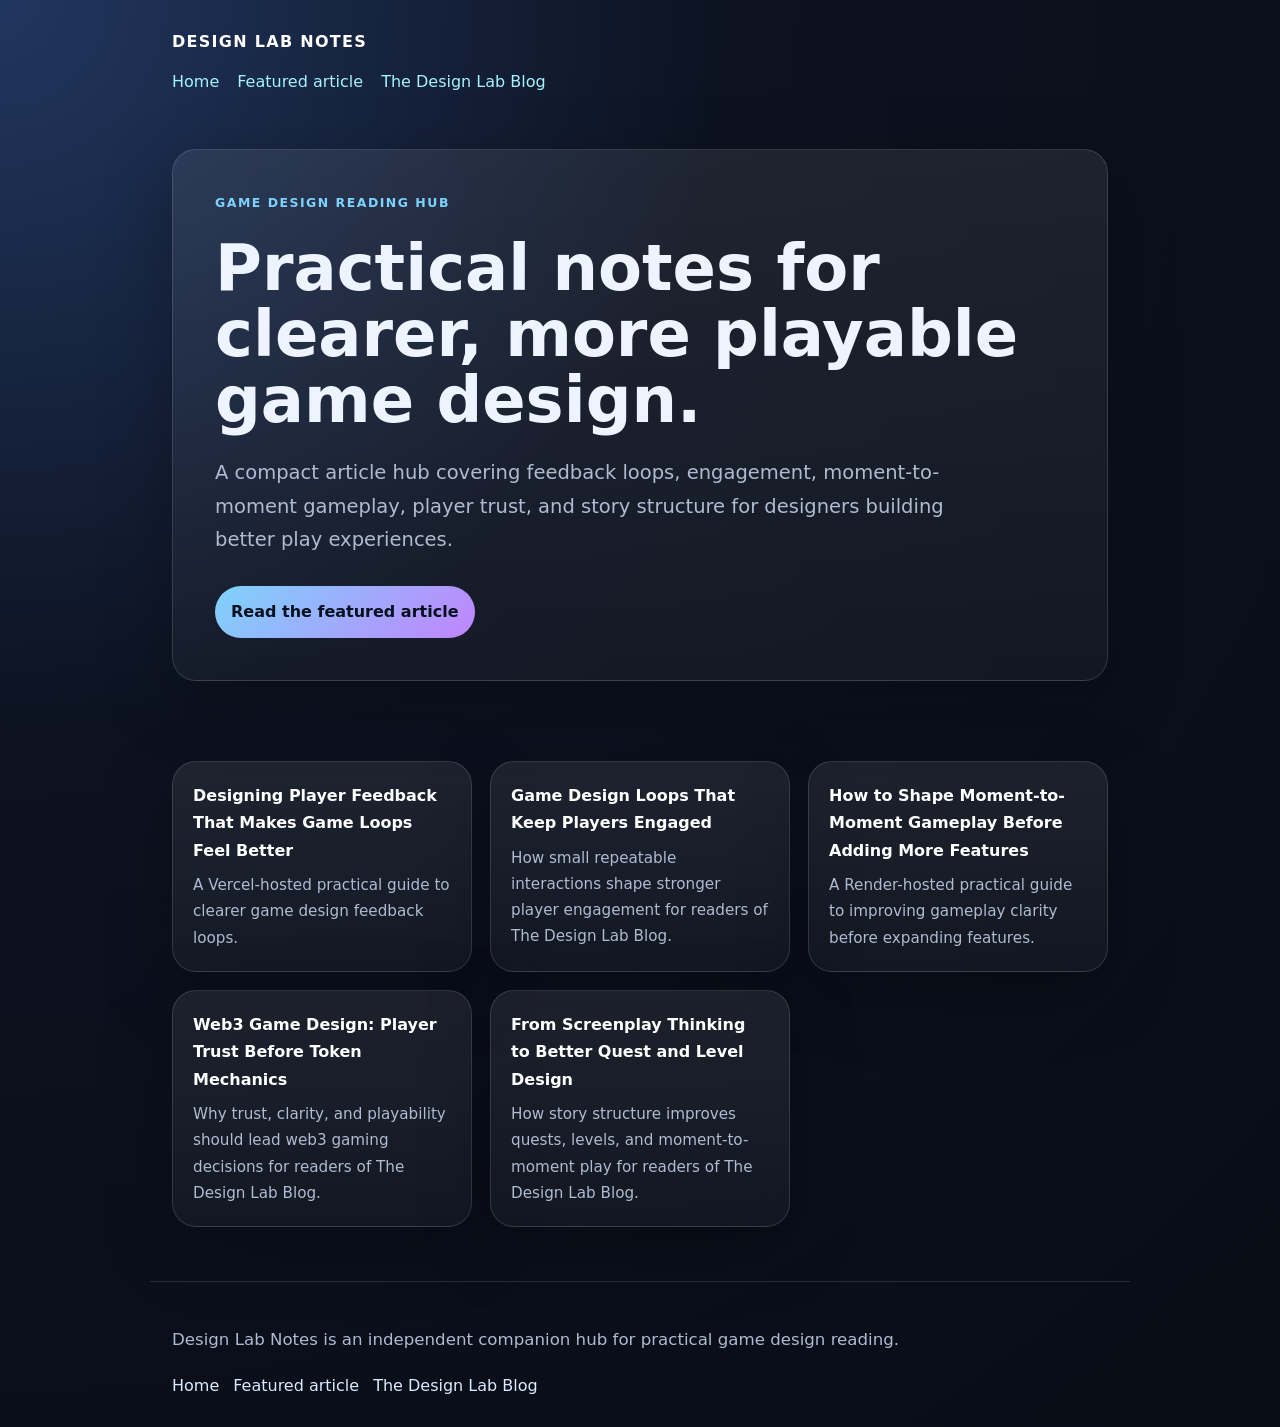
<file: index.html>
<!DOCTYPE html>
<html lang="en"><head><meta charset="utf-8"/><meta content="width=device-width,initial-scale=1" name="viewport"/><title>Design Lab Notes | Practical Game Design Articles</title><meta content="A small collection of practical game design notes on feedback loops, player trust, gameplay clarity, and storytelling." name="description"/><meta content="index,follow,max-image-preview:large" name="robots"/><link href="https://designlab-r.onrender.com/" rel="canonical"/><meta content="Design Lab Notes" property="og:title"/><meta content="Practical game design articles and companion notes." property="og:description"/><meta content="https://designlab-r.onrender.com/assets/hero.webp" property="og:image"/><meta content="summary_large_image" name="twitter:card"/><link href="/assets/site.css" rel="stylesheet"/></head><body><header class="site-header"><div class="brand">Design Lab Notes</div><nav class="nav"><a href="/">Home</a><a href="https://designlab-r.onrender.com/articles/moment-to-moment-gameplay/">Featured article</a><a href="https://thedesignlab.blog/">The Design Lab Blog</a></nav></header><main><section class="hero"><div class="hero-card"><div class="eyebrow">Game design reading hub</div><h1>Practical notes for clearer, more playable game design.</h1><p class="dek">A compact article hub covering feedback loops, engagement, moment-to-moment gameplay, player trust, and story structure for designers building better play experiences.</p><a class="button" href="https://designlab-r.onrender.com/articles/moment-to-moment-gameplay/">Read the featured article</a></div></section><section class="home-grid"><a class="article-card" href="https://designlab-v.vercel.app/articles/player-feedback-game-loops/"><strong>Designing Player Feedback That Makes Game Loops Feel Better</strong><span>A Vercel-hosted practical guide to clearer game design feedback loops.</span></a><a class="article-card" href="https://designlab-n.netlify.app/articles/game-design-loops-player-engagement/"><strong>Game Design Loops That Keep Players Engaged</strong><span>How small repeatable interactions shape stronger player engagement for readers of The Design Lab Blog.</span></a><a class="article-card" href="https://designlab-r.onrender.com/articles/moment-to-moment-gameplay/"><strong>How to Shape Moment-to-Moment Gameplay Before Adding More Features</strong><span>A Render-hosted practical guide to improving gameplay clarity before expanding features.</span></a><a class="article-card" href="https://designlab-s.surge.sh/articles/web3-game-design-player-trust/"><strong>Web3 Game Design: Player Trust Before Token Mechanics</strong><span>Why trust, clarity, and playability should lead web3 gaming decisions for readers of The Design Lab Blog.</span></a><a class="article-card" href="https://interlink-static.netlify.app/sites/github-pages/designlab-game-design/storytelling-quest-level-design/"><strong>From Screenplay Thinking to Better Quest and Level Design</strong><span>How story structure improves quests, levels, and moment-to-moment play for readers of The Design Lab Blog.</span></a></section></main><footer class="site-footer"><p>Design Lab Notes is an independent companion hub for practical game design reading.</p><div class="footer-links"><a href="/">Home</a><a href="https://designlab-r.onrender.com/articles/moment-to-moment-gameplay/">Featured article</a><a href="https://thedesignlab.blog/">The Design Lab Blog</a></div></footer></body></html>
</file>
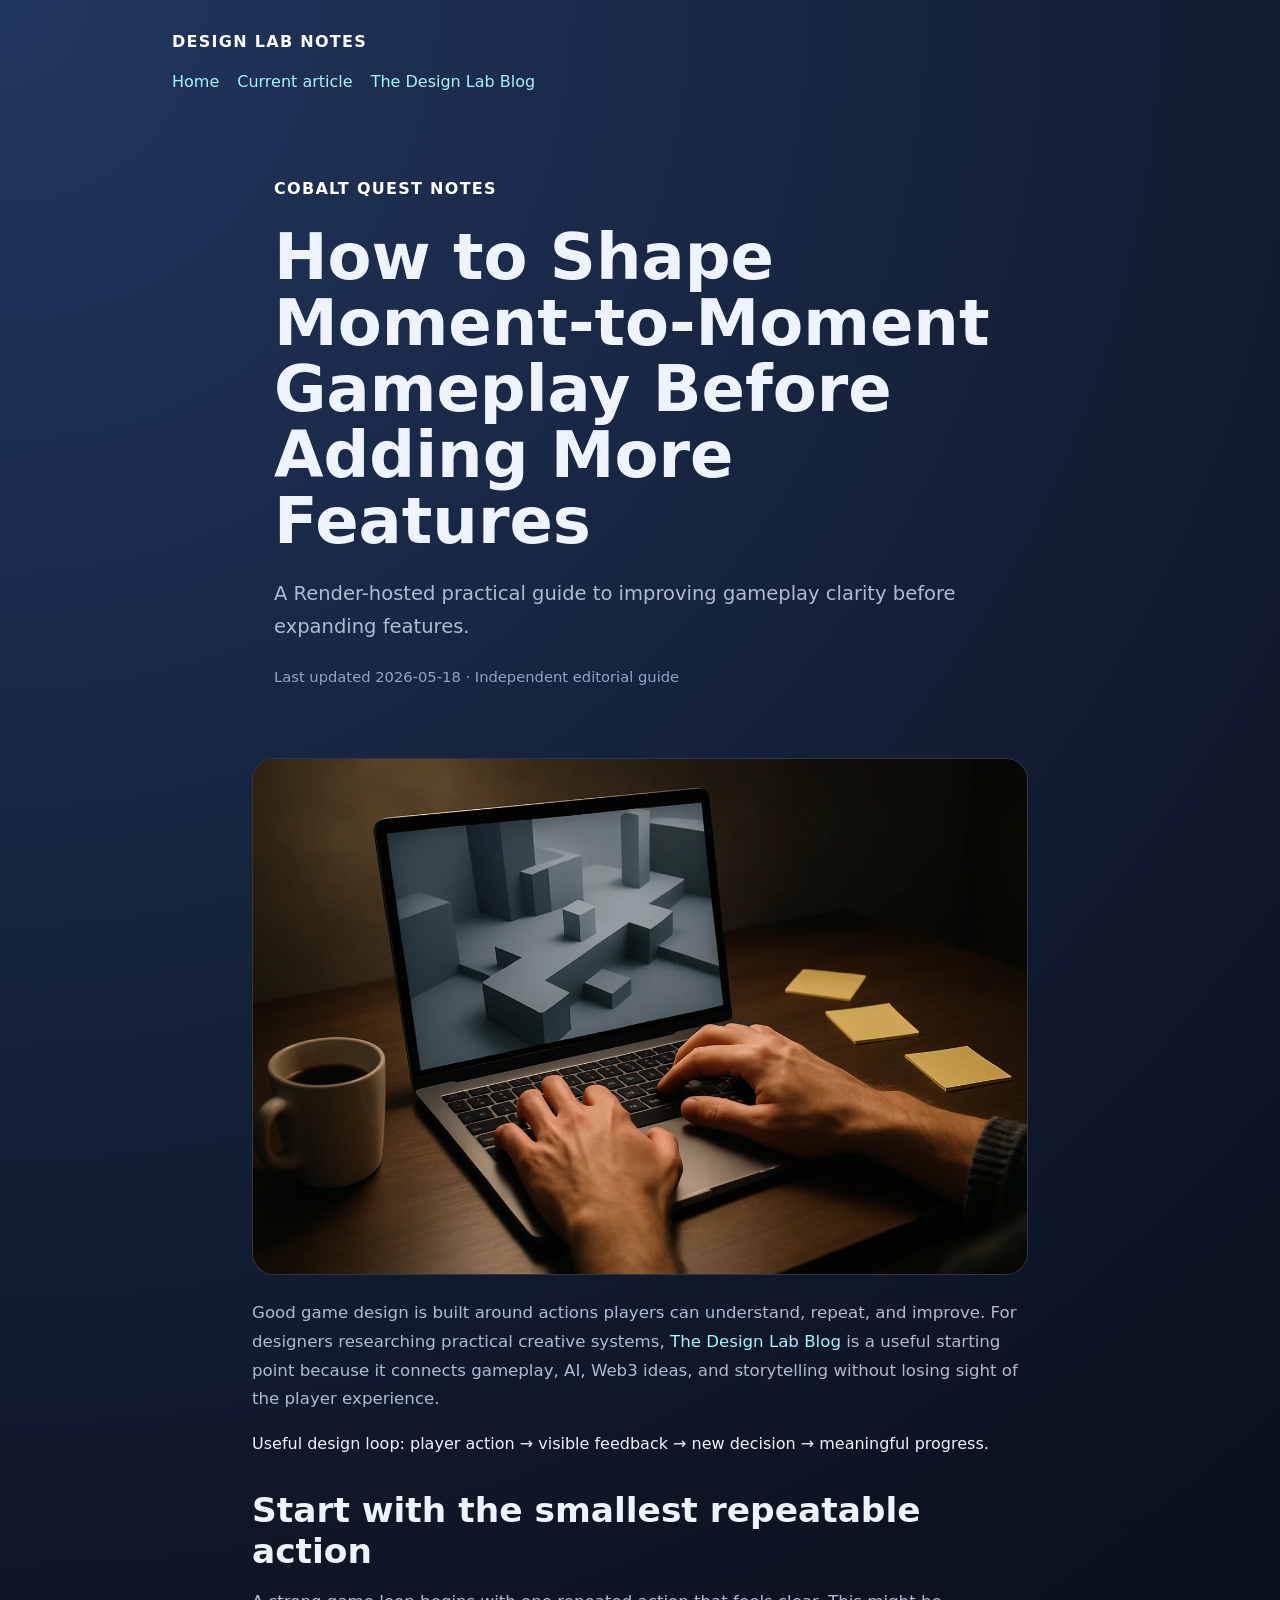
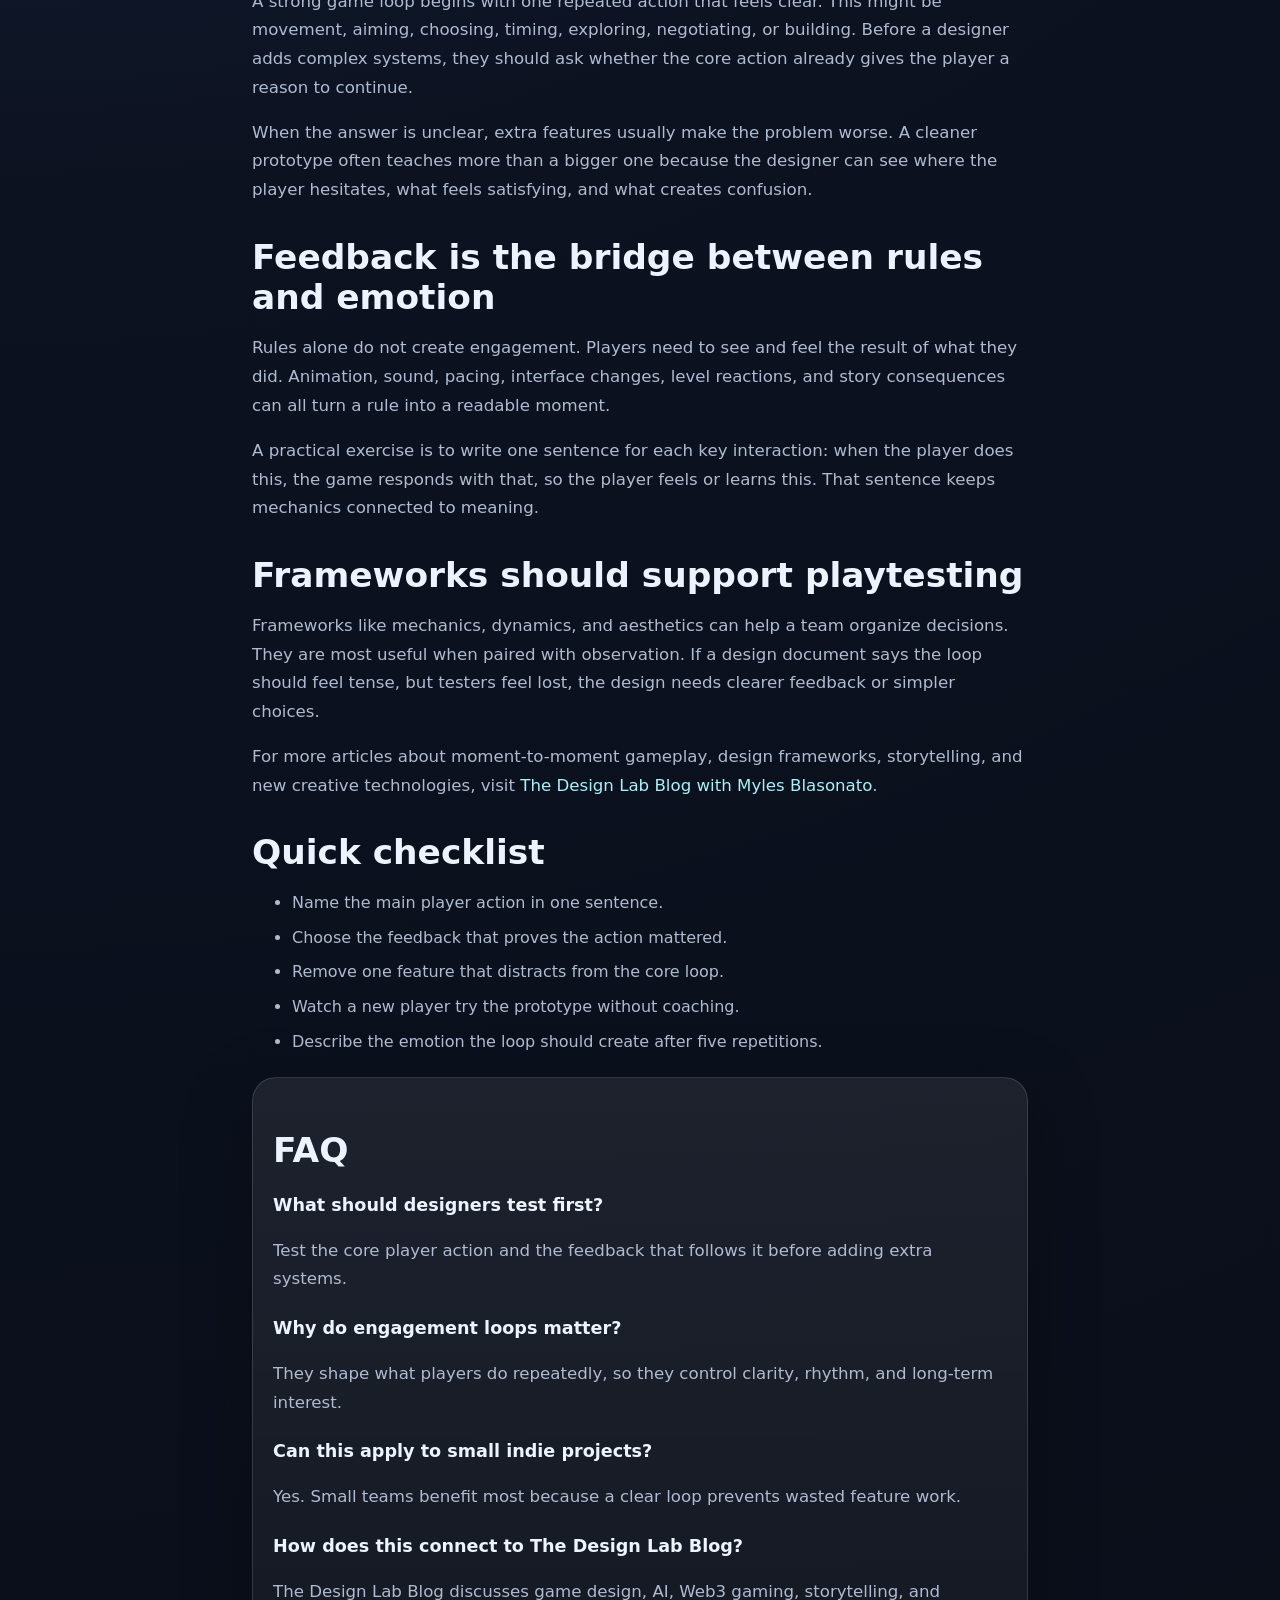
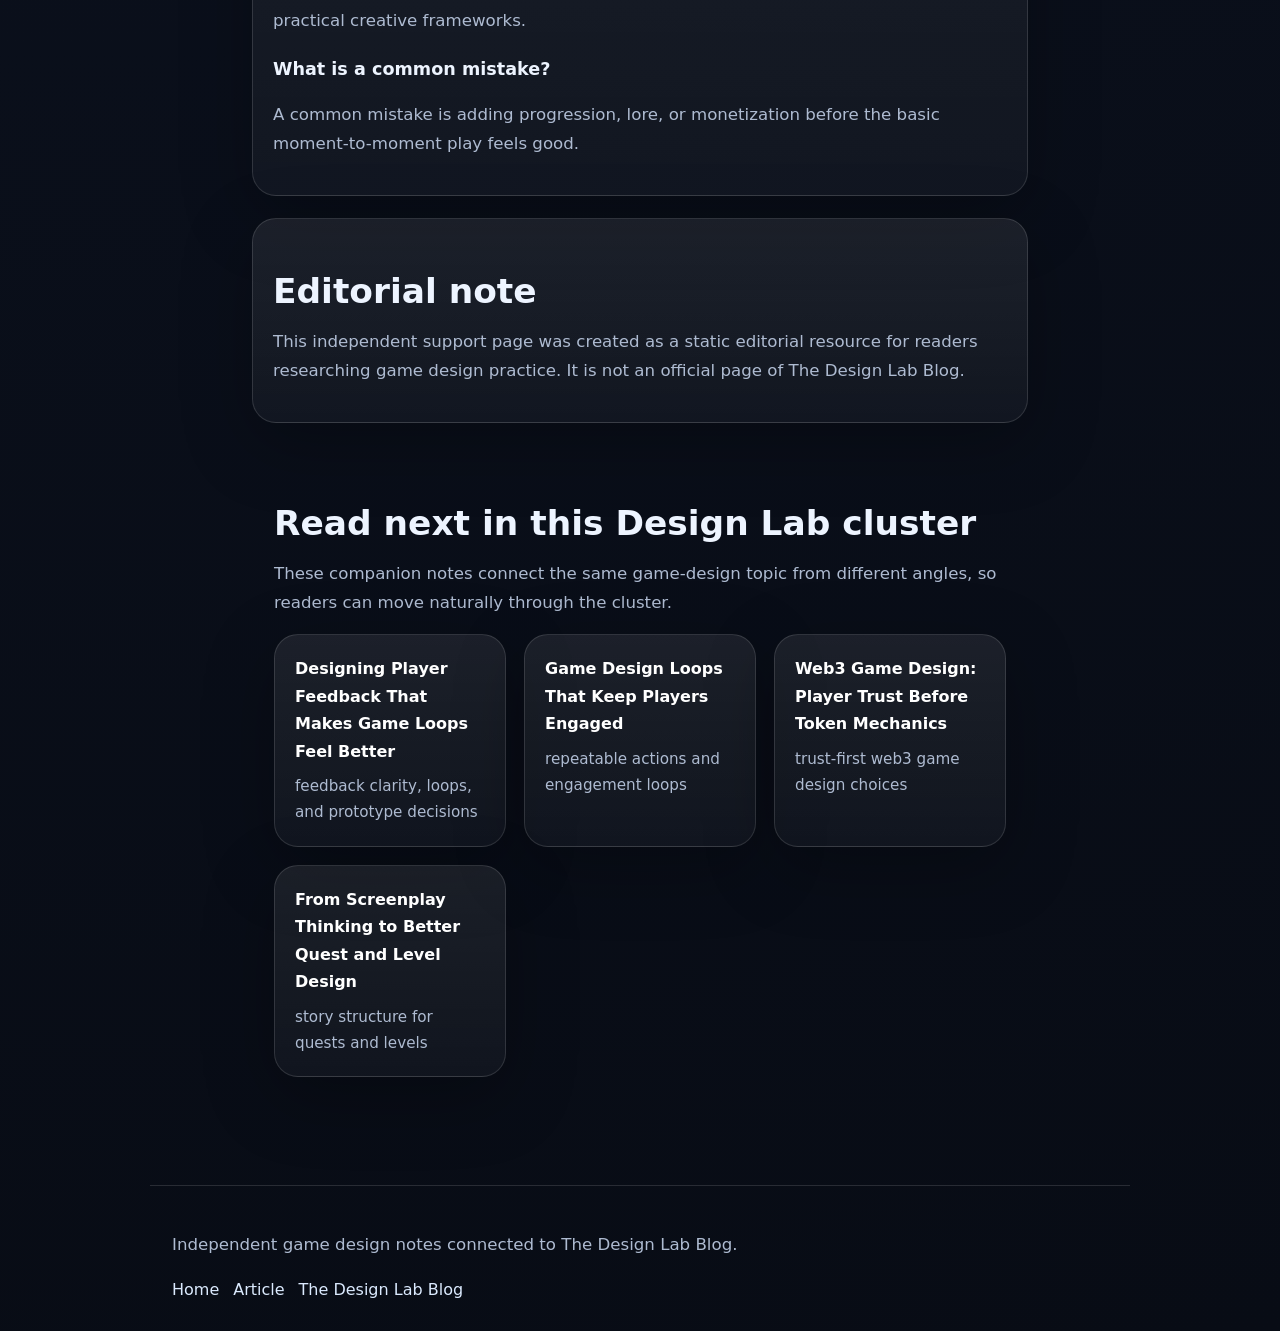
<file: articles/moment-to-moment-gameplay/index.html>
<!DOCTYPE html>

<html lang="en"><head><meta charset="utf-8"/><meta content="width=device-width,initial-scale=1" name="viewport"/><title>How to Shape Moment-to-Moment Gameplay Before Adding More Features</title><meta content="A Render-hosted practical guide to improving gameplay clarity before expanding features." name="description"/><meta content="index,follow,max-image-preview:large" name="robots"/><link href="https://designlab-r.onrender.com/articles/moment-to-moment-gameplay/" rel="canonical"/><meta content="How to Shape Moment-to-Moment Gameplay Before Adding More Features" property="og:title"/><meta content="A Render-hosted practical guide to improving gameplay clarity before expanding features." property="og:description"/><meta content="https://designlab-r.onrender.com/assets/hero.webp" property="og:image"/><meta content="summary_large_image" name="twitter:card"/><link href="/assets/site.css" rel="stylesheet"/><script type="application/ld+json">{"@context": "https://schema.org", "@graph": [{"@type": "Organization", "name": "Cobalt Quest Notes", "url": "https://designlab.onrender.com/"}, {"@type": "ImageObject", "url": "https://designlab.onrender.com/hero.svg", "caption": "How to Shape Moment-to-Moment Gameplay Before Adding More Features"}, {"@type": "Article", "headline": "How to Shape Moment-to-Moment Gameplay Before Adding More Features", "description": "A Render-hosted practical guide to improving gameplay clarity before expanding features.", "dateModified": "2026-05-18", "author": {"@type": "Organization", "name": "Cobalt Quest Notes"}, "publisher": {"@type": "Organization", "name": "Cobalt Quest Notes"}, "mainEntityOfPage": "https://designlab.onrender.com/", "image": "https://designlab.onrender.com/hero.svg"}, {"@type": "FAQPage", "mainEntity": [{"@type": "Question", "name": "What should designers test first?", "acceptedAnswer": {"@type": "Answer", "text": "Test the core player action and the feedback that follows it before adding extra systems."}}, {"@type": "Question", "name": "Why do engagement loops matter?", "acceptedAnswer": {"@type": "Answer", "text": "They shape what players do repeatedly, so they control clarity, rhythm, and long-term interest."}}, {"@type": "Question", "name": "Can this apply to small indie projects?", "acceptedAnswer": {"@type": "Answer", "text": "Yes. Small teams benefit most because a clear loop prevents wasted feature work."}}, {"@type": "Question", "name": "How does this connect to The Design Lab Blog?", "acceptedAnswer": {"@type": "Answer", "text": "The Design Lab Blog discusses game design, AI, Web3 gaming, storytelling, and practical creative frameworks."}}, {"@type": "Question", "name": "What is a common mistake?", "acceptedAnswer": {"@type": "Answer", "text": "A common mistake is adding progression, lore, or monetization before the basic moment-to-moment play feels good."}}]}, {"@type": "BreadcrumbList", "itemListElement": [{"@type": "ListItem", "position": 1, "name": "Home", "item": "https://designlab.onrender.com/"}, {"@type": "ListItem", "position": 2, "name": "How to Shape Moment-to-Moment Gameplay Before Adding More Features", "item": "https://designlab.onrender.com/"}]}]}</script></head><body><header class="site-header"><div class="brand">Design Lab Notes</div><nav class="nav"><a href="/">Home</a><a href="https://designlab-r.onrender.com/articles/moment-to-moment-gameplay/">Current article</a><a href="https://thedesignlab.blog/">The Design Lab Blog</a></nav></header><article class="page article"><header class="hero"><div class="brand">Cobalt Quest Notes</div><h1>How to Shape Moment-to-Moment Gameplay Before Adding More Features</h1><p class="dek">A Render-hosted practical guide to improving gameplay clarity before expanding features.</p><p class="meta">Last updated 2026-05-18 · Independent editorial guide</p></header><img alt="Editorial game design planning workspace" class="hero-image heroimg" src="/assets/hero.webp"/><main class="content"><p>Good game design is built around actions players can understand, repeat, and improve. For designers researching practical creative systems, <a href="https://thedesignlab.blog/">The Design Lab Blog</a> is a useful starting point because it connects gameplay, AI, Web3 ideas, and storytelling without losing sight of the player experience.</p><div class="callout">Useful design loop: player action → visible feedback → new decision → meaningful progress.</div><h2>Start with the smallest repeatable action</h2><p>A strong game loop begins with one repeated action that feels clear. This might be movement, aiming, choosing, timing, exploring, negotiating, or building. Before a designer adds complex systems, they should ask whether the core action already gives the player a reason to continue.</p><p>When the answer is unclear, extra features usually make the problem worse. A cleaner prototype often teaches more than a bigger one because the designer can see where the player hesitates, what feels satisfying, and what creates confusion.</p><h2>Feedback is the bridge between rules and emotion</h2><p>Rules alone do not create engagement. Players need to see and feel the result of what they did. Animation, sound, pacing, interface changes, level reactions, and story consequences can all turn a rule into a readable moment.</p><p>A practical exercise is to write one sentence for each key interaction: when the player does this, the game responds with that, so the player feels or learns this. That sentence keeps mechanics connected to meaning.</p><h2>Frameworks should support playtesting</h2><p>Frameworks like mechanics, dynamics, and aesthetics can help a team organize decisions. They are most useful when paired with observation. If a design document says the loop should feel tense, but testers feel lost, the design needs clearer feedback or simpler choices.</p><p>For more articles about moment-to-moment gameplay, design frameworks, storytelling, and new creative technologies, visit <a href="https://thedesignlab.blog/">The Design Lab Blog with Myles Blasonato</a>.</p><h2>Quick checklist</h2><ul><li>Name the main player action in one sentence.</li><li>Choose the feedback that proves the action mattered.</li><li>Remove one feature that distracts from the core loop.</li><li>Watch a new player try the prototype without coaching.</li><li>Describe the emotion the loop should create after five repetitions.</li></ul><section class="faq"><h2>FAQ</h2><h3>What should designers test first?</h3><p>Test the core player action and the feedback that follows it before adding extra systems.</p><h3>Why do engagement loops matter?</h3><p>They shape what players do repeatedly, so they control clarity, rhythm, and long-term interest.</p><h3>Can this apply to small indie projects?</h3><p>Yes. Small teams benefit most because a clear loop prevents wasted feature work.</p><h3>How does this connect to The Design Lab Blog?</h3><p>The Design Lab Blog discusses game design, AI, Web3 gaming, storytelling, and practical creative frameworks.</p><h3>What is a common mistake?</h3><p>A common mistake is adding progression, lore, or monetization before the basic moment-to-moment play feels good.</p></section><section class="note"><h2>Editorial note</h2><p>This independent support page was created as a static editorial resource for readers researching game design practice. It is not an official page of The Design Lab Blog.</p></section></main><section aria-labelledby="related-designlab-cluster" class="related-cluster"><h2 id="related-designlab-cluster">Read next in this Design Lab cluster</h2><p>These companion notes connect the same game-design topic from different angles, so readers can move naturally through the cluster.</p><div class="related-grid"><a class="related-card" href="https://designlab-v.vercel.app/articles/player-feedback-game-loops/"><strong>Designing Player Feedback That Makes Game Loops Feel Better</strong><span>feedback clarity, loops, and prototype decisions</span></a><a class="related-card" href="https://designlab-n.netlify.app/articles/game-design-loops-player-engagement/"><strong>Game Design Loops That Keep Players Engaged</strong><span>repeatable actions and engagement loops</span></a><a class="related-card" href="https://designlab-s.surge.sh/articles/web3-game-design-player-trust/"><strong>Web3 Game Design: Player Trust Before Token Mechanics</strong><span>trust-first web3 game design choices</span></a><a class="related-card" href="https://interlink-static.netlify.app/sites/github-pages/designlab-game-design/storytelling-quest-level-design/"><strong>From Screenplay Thinking to Better Quest and Level Design</strong><span>story structure for quests and levels</span></a></div></section></article><footer class="site-footer"><p>Independent game design notes connected to The Design Lab Blog.</p><div class="footer-links"><a href="/">Home</a><a href="https://designlab-r.onrender.com/articles/moment-to-moment-gameplay/">Article</a><a href="https://thedesignlab.blog/">The Design Lab Blog</a></div></footer></body></html>
</file>
<file: assets/site.css>
:root{--bg:#0c1220;--panel:#121b2f;--panel2:#17233d;--text:#edf4ff;--muted:#aebbd1;--line:rgba(255,255,255,.13);--accent:#7dd3fc;--accent2:#c084fc;--max:980px}*{box-sizing:border-box}body{margin:0;font-family:Inter,ui-sans-serif,system-ui,-apple-system,Segoe UI,Roboto,Arial,sans-serif;background:radial-gradient(circle at top left,#21365f 0,#0c1220 38%,#080c15 100%);color:var(--text);line-height:1.72}a{color:#a5f3fc;text-decoration:none}a:hover{text-decoration:underline}.site-header,.site-footer{max-width:var(--max);margin:auto;padding:28px 22px}.brand{font-weight:800;letter-spacing:.08em;text-transform:uppercase;color:#fff}.nav{display:flex;gap:18px;flex-wrap:wrap;margin-top:12px}.hero,.article,.home-grid,.related-cluster,main>section{max-width:var(--max);margin:0 auto 28px;padding:26px 22px}.hero-card,.article-card,.related-card,.note,.faq,.editorial{background:linear-gradient(180deg,rgba(255,255,255,.08),rgba(255,255,255,.035));border:1px solid var(--line);border-radius:24px;box-shadow:0 20px 70px rgba(0,0,0,.25)}.hero-card{padding:42px}.eyebrow{color:var(--accent);font-weight:700;text-transform:uppercase;letter-spacing:.12em;font-size:.78rem}h1{font-size:clamp(2.2rem,5vw,4.6rem);line-height:1.03;margin:.35em 0}h2{font-size:clamp(1.55rem,3vw,2.15rem);line-height:1.18;margin:2rem 0 1rem}h3{font-size:1.1rem;margin:1.2rem 0 .4rem}p{color:var(--muted);font-size:1.04rem}.dek{font-size:1.22rem;max-width:760px}.article{max-width:820px}.article img,.hero-image,main img{width:100%;height:auto;border-radius:22px;border:1px solid var(--line);display:block;margin:24px 0;background:#101827}.meta{color:#91a4c4;font-size:.92rem}.note,.faq,.editorial{padding:20px;margin:22px 0}.home-grid,.related-grid{display:grid;grid-template-columns:repeat(auto-fit,minmax(230px,1fr));gap:18px}.article-card,.related-card{display:block;padding:20px}.article-card strong,.related-card strong{display:block;color:#fff;margin-bottom:8px}.article-card span,.related-card span{display:block;color:var(--muted);font-size:.95rem}.button{display:inline-block;background:linear-gradient(135deg,var(--accent),var(--accent2));color:#06111f;font-weight:800;padding:12px 16px;border-radius:999px;margin-top:10px}.site-footer{border-top:1px solid var(--line);color:var(--muted)}.footer-links{display:flex;gap:14px;flex-wrap:wrap}.footer-links a{color:#dbeafe}ul,ol{color:var(--muted)}li{margin:.45rem 0}@media(max-width:640px){.hero-card{padding:28px}.site-header,.site-footer,.hero,.article,.home-grid,.related-cluster,main>section{padding-left:16px;padding-right:16px}}
</file>
